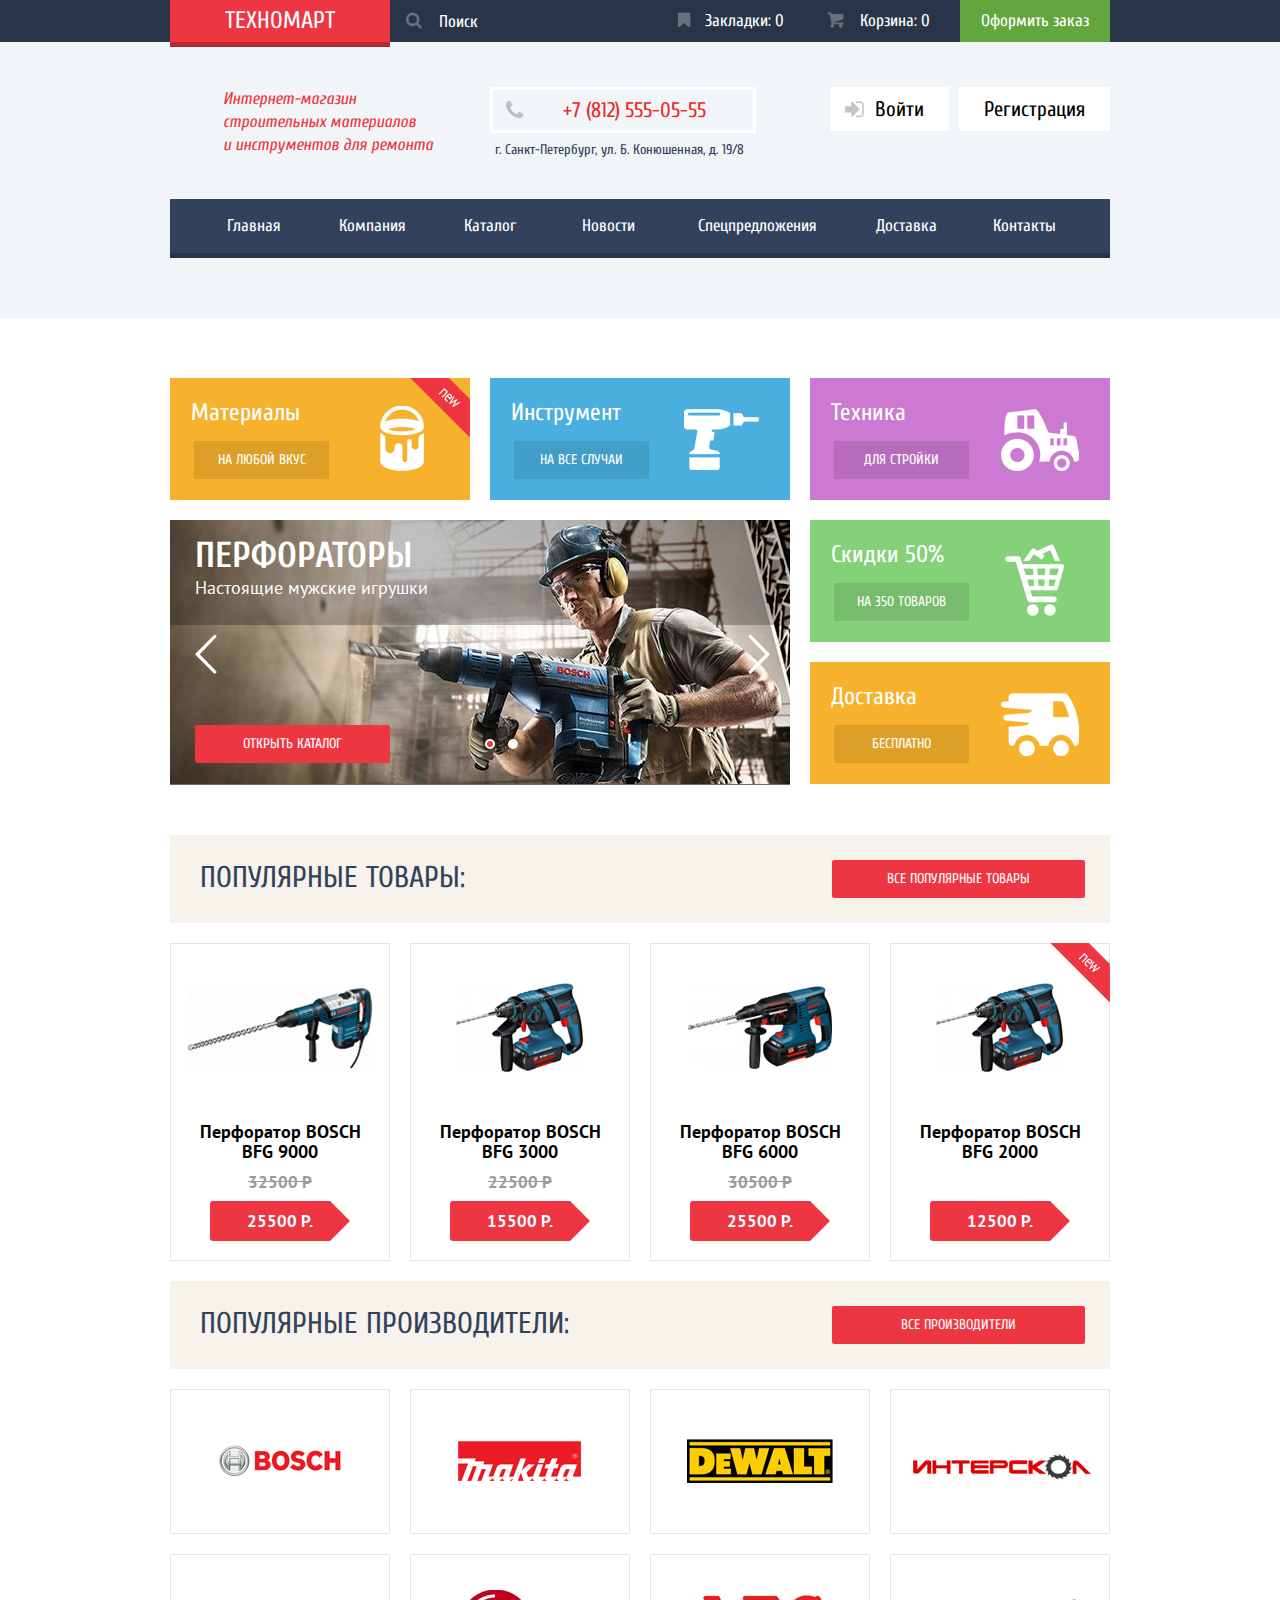
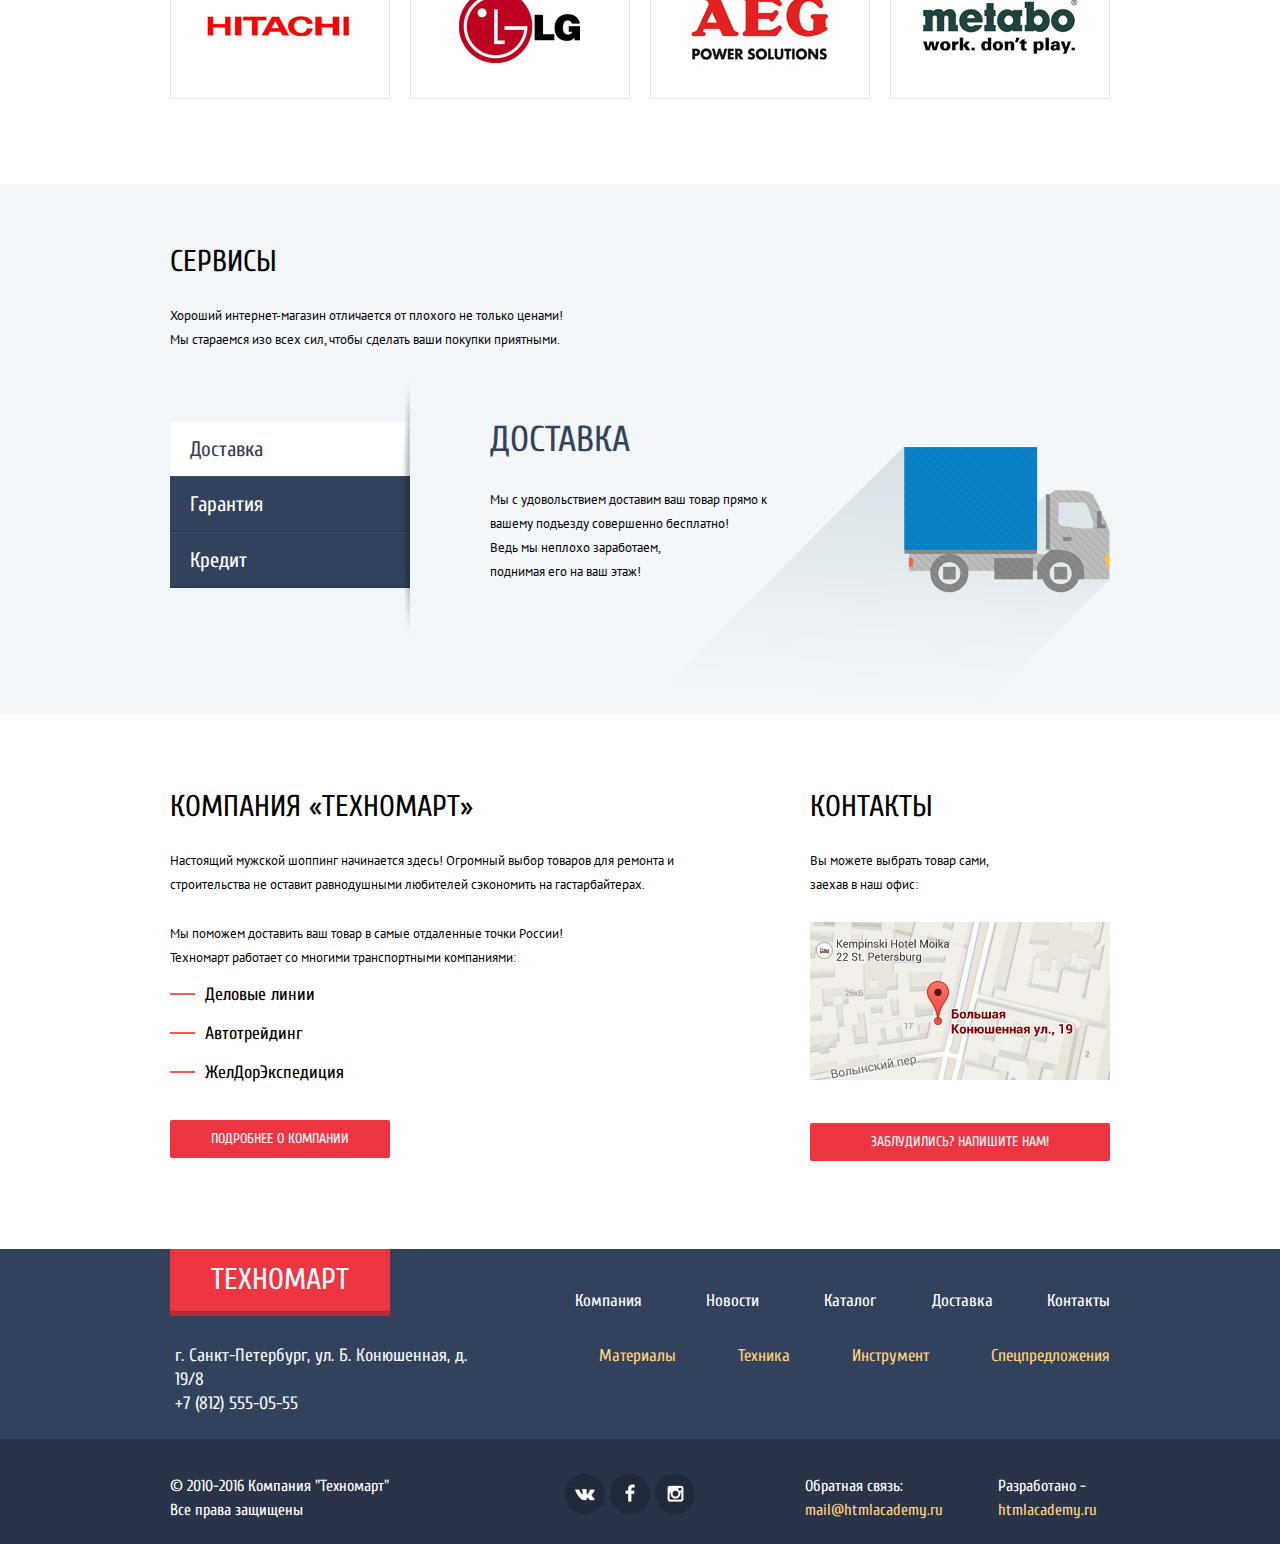
<file: index.html>
﻿<!DOCTYPE html>
<html lang="ru">
  <head>
    <meta charset="utf-8">
    <title>HTML Academy: Техномарт</title>
    <link href='https://fonts.googleapis.com/css?family=PT+Sans:400,700&subset=cyrillic' rel='stylesheet' type='text/css'>
    <link href='https://fonts.googleapis.com/css?family=Cuprum:400,700,700italic&subset=cyrillic' rel='stylesheet' type='text/css'>
    <link href="css/normalize.css" rel="stylesheet">
    <link href="css/style.min.css" rel="stylesheet">
  </head>
  <body>
    <header class="header">
      <div class="header-top">
        <div class="container clearfix">
          <div class="logo">Техномарт</div>
          <form action="https://echo.htmlacademy.ru" method="get">
            <label>
              <input type="search" name="search" id="search" placeholder="Поиск">
            </label>
            <input type="submit" value="Поиск">
          </form>
          <ul>
            <li>
              <a href="#" class="bookmarks">Закладки:
                <span class="bookmarks-counter">0</span>
              </a>
            </li>
            <li>
              <a href="#" class="cart">Корзина:
                <span class="cart-counter">0</span>
              </a>
              <div class="modal-cart-added">
                <div class="message">Товар добавлен в корзину!</div>
                <div class="message-choice clearfix">
                  <a class="btn to-buy">Оформить заказ</a>
                  <a class="btn to-choose">Продолжить покупки</a>
                </div>
                <span class="message-close">Закрыть окно</span>
              </div>
            </li>
            <li><a href="#" class="get">Оформить заказ</a></li>
          </ul>
        </div>
      </div>
      <div class="container">
        <section  class="user-interaction clearfix">
          <div class="about">Интернет-магазин строительных&nbsp;материалов и&nbsp;инструментов для ремонта</div>
          <div class="top-contacts">
            <div class="telephone">+7 (812) 555-05-55</div>
            <div class="address">г. Санкт-Петербург, ул. Б. Конюшенная, д. 19/8</div>
          </div>
          <div class="personal unauthorized">
            <a href="#" class="login">Войти</a>
            <a href="#" class="registration">Регистрация</a>
          </div>
        </section>
        <nav>
          <ul>
            <li><a href="#">Главная</a></li>
            <li><a href="#">Компания</a></li>
            <li><a href="catalog.html">Каталог</a></li>
            <li><a href="#">Новости</a></li>
            <li><a href="#" class="offers">Спецпредложения</a></li>
            <li><a href="#">Доставка</a></li>
            <li><a href="#">Контакты</a></li>
          </ul>
        </nav>
      </div>
    </header>
    <main>
      <div class="main container">
        <section class="slider-box">
          <div class="slider-box-top clearfix">
            <div class="promo materials flag">
              <div class="promo-name">Материалы</div>
              <a href="#" class="btn">На любой вкус</a>
            </div>
            <div class="promo instrument">
              <div class="promo-name">Инструмент</div>
              <a href="#" class="btn">На все случаи</a>
            </div>
            <div class="promo technics">
              <div class="promo-name">Техника</div>
              <a href="#" class="btn">Для стройки</a>
            </div>
          </div>
          <div class="slider-box-bottom clearfix">
            <div class="slider">
              <span class="prev">Предыдущий слайд</span>
              <span class="next">Следующий слайд</span>
              <input type="radio" id="indicator1" name="toggle" checked>
              <input type="radio" id="indicator2" name="toggle">
              <div class="slider-controls">
                <label for="indicator1"></label>
                <label for="indicator2"></label>
              </div>
              <a href="catalog.html" class="btn">Открыть каталог</a>
              <div class="slide first">
                <div class="slider-head">
                  <h2>Перфораторы</h2>
                  <p>Настоящие мужские игрушки</p>
                </div>
              </div>
              <div class="slide second">
                <div class="slider-head">
                  <h2>Дрели</h2>
                  <p>Соседям на радость!</p>
                </div>
              </div>
            </div>
            <div class="promo discount">
              <div class="promo-name">Скидки 50%</div>
              <a href="#" class="btn">На 350 товаров</a>
            </div>
            <div class="promo delivery">
              <div class="promo-name">Доставка</div>
              <a href="#" class="btn">Бесплатно</a>
            </div>
          </div>
         </section>
        <section class="items">
          <div class="section-head clearfix">
            <h2>Популярные товары:</h2>
            <a href="#" class="btn">Все популярные товары</a>
          </div>
          <div class="catalog">
            <article class="item">
              <div class="item-buttons">
                <a href="#" class="buy">Купить</a>
                <a href="#" class="bookmark">В закладки</a>
              </div>
              <div class="img"><img width="218" height="168" src="img/item1.jpg" alt="перфоратор"></div>
              <div class="type-model">Перфоратор BOSCH BFG 9000</div>
              <div class="item-discount">32500 P</div>
              <div class="item-price">25500 P.</div>
            </article>
            <article class="item">
              <div class="item-buttons">
                <a href="#" class="buy">Купить</a>
                <a href="#" class="bookmark">В закладки</a>
              </div>
              <div class="img"><img width="218" height="168" src="img/item2.jpg" alt="перфоратор"></div>
              <div class="type-model">Перфоратор BOSCH BFG 3000</div>
              <div class="item-discount">22500 P</div>
              <div class="item-price">15500 P.</div>
            </article>
            <article class="item">
              <div class="item-buttons">
                <a href="#" class="buy">Купить</a>
                <a href="#" class="bookmark">В закладки</a>
              </div>
              <div class="img"><img width="218" height="168" src="img/item3.jpg" alt="перфоратор"></div>
              <div class="type-model">Перфоратор BOSCH BFG 6000</div>
              <div class="item-discount">30500 P</div>
              <div class="item-price">25500 P.</div>
            </article>
            <article class="item flag">
              <div class="item-buttons">
                <a href="#" class="buy">Купить</a>
                <a href="#" class="bookmark">В закладки</a>
              </div>
              <div class="img"><img width="218" height="168" src="img/item2.jpg" alt="перфоратор"></div>
              <div class="type-model">Перфоратор BOSCH BFG 2000</div>
              <div class="item-discount"></div>
              <div class="item-price">12500 P.</div>
            </article>
          </div>
        </section>
        <section class="brands-logo">
          <div class="section-head clearfix">
            <h2>Популярные производители:</h2>
            <a href="#" class="btn">Все производители</a>
          </div>
          <div class="catalog">
            <a href="#" class="brand"><img width="218" height="143" src="img/bosch.png" alt="Bosch"></a>
            <a href="#" class="brand"><img width="218" height="143" src="img/makita.png" alt="Makita"></a>
            <a href="#" class="brand"><img width="218" height="143" src="img/dewalt.png" alt="Dewalt"></a>
            <a href="#" class="brand"><img width="218" height="143" src="img/interskol.png" alt="Интерскол"></a>
            <a href="#" class="brand"><img width="218" height="143" src="img/hitachi.png" alt="Hitachi"></a>
            <a href="#" class="brand"><img width="218" height="143" src="img/lg.png" alt="LG"></a>
            <a href="#" class="brand"><img width="218" height="143" src="img/aeg.png" alt="AEG"></a>
            <a href="#" class="brand"><img width="218" height="143" src="img/metabo.png" alt="Metabo"></a>
          </div>
        </section>
      </div>
      <section class="services">
        <div class="service-slogan container">
          <h2>Сервисы</h2>
          <p>Хороший интернет-магазин отличается от плохого не только ценами!<br>Мы стараемся изо всех сил, чтобы сделать ваши покупки приятными.</p>
        </div>
        <div class="services-slider container clearfix">
          <ul class="services-slider-buttons">
            <li><button class="btn-slider active">Доставка</button></li>
            <li><button class="btn-slider">Гарантия</button></li>
            <li><button class="btn-slider">Кредит</button></li>
          </ul>
          <div class="slider-content logistics active">
            <h3>Доставка</h3>
            <p>Мы с удовольствием доставим ваш товар прямо к вашему подъезду совершенно бесплатно! Ведь&nbsp;мы&nbsp;неплохо заработаем, поднимая&nbsp;его&nbsp;на&nbsp;ваш&nbsp;этаж!</p>
          </div>
          <div class="slider-content guarantee">
            <h3>Гарантия</h3>
            <p>Если купленный у нас товар поломается или заискрит, а&nbsp;также&nbsp;в&nbsp;случае пожара, спровоцированного его возгаранием,  вы всегда
               можете быть уверены в нашей гарантии. Мы обменяем сгоревший товар на новый.<br>
               Дом уж восстановите как-нибудь сами.</p>
          </div>
          <div class="slider-content credit">
            <h3>Кредит</h3>
            <p>Залезть в долговую яму стало проще! Кредитные&nbsp;консультанты придут вам на помощь.</p>
            <a href="#" class="btn">Отправить заявку</a>
          </div>
        </div>
      </section>
      <div class="container clearfix">
        <section class="about-company">
          <h2>Компания «Техномарт»</h2>
          <p>Настоящий мужской шоппинг начинается здесь! Огромный выбор товаров для ремонта и строительства не оставит равнодушными любителей сэкономить на гастарбайтерах.</p>
          <p>Мы поможем доставить ваш товар в самые отдаленные точки России! Техномарт&nbsp;работает&nbsp;со многими транспортными компаниями:</p>
            <ul>
              <li>Деловые линии</li>
              <li>Автотрейдинг</li>
              <li>ЖелДорЭкспедиция</li>
            </ul>
          <a href="#" class="btn">Подробнее о компании</a>
        </section>
        <section class="contacts">
          <h2>Контакты</h2>
          <p>Вы можете выбрать товар сами, заехав в наш офис:</p>
          <a href="#" class="map open-map">
            <img src="img/map.jpg"  width="300" height="158" alt="г. Санкт-Петербург, ул. Б. Конюшенная, д. 19/8">
          </a>
          <div class="big-map">
            <iframe src="https://www.google.com/maps/embed?pb=!1m18!1m12!1m3!1d1998.5989424124007!2d30.320894616187985!3d59.93879686904788!2m3!1f0!2f0!3f0!3m2!1i1024!2i768!4f13.1!3m3!1m2!1s0x4696310fca5ba729%3A0xea9c53d4493c879f!2z0JHQvtC70YzRiNCw0Y8g0JrQvtC90Y7RiNC10L3QvdCw0Y8g0YPQuy4sIDE5LCDQodCw0L3QutGCLdCf0LXRgtC10YDQsdGD0YDQsywgMTkxMTg2!5e0!3m2!1sru!2sru!4v1456000481179"></iframe>
            <span class="close-map">Закрыть окно</span>
          </div>
          <a href="#" class="btn btn-modal">Заблудились? Напишите нам!</a>
          <form class="modal-right-us" action="https://echo.htmlacademy.ru" method="post">
            <fieldset>
              <label class="enter-name">Ваше имя:<br>
                <input type="text" name="login" placeholder="Представьтесь, пожалуйста">
              </label>
              <label class="enter-email">Ваш e-mail:<br>
                <input type="email" name="email" placeholder="Для отправки ответа">
              </label>
              <label class="textarea">Текст письма:<br>
                <textarea rows="5" cols="58" name="text" placeholder="В свободной форме"></textarea>
              </label>
            </fieldset>
            <div class="send-data"><input type="submit" value="Отправить" class="btn"></div>
            <span class="modal-close">Закрыть окно</span>
          </form>
        </section>
      </div>
    </main>
    <footer class="footer">
      <div class="footer-top">
        <div class="container">
          <div class="first-line clearfix">
            <a href="#" class="logo">Техномарт</a>
            <ul class="footer-main-menu">
              <li><a href="#">Компания</a></li>
              <li><a href="#">Новости</a></li>
              <li><a href="catalog.html">Каталог</a></li>
              <li><a href="#">Доставка</a></li>
              <li><a href="#">Контакты</a></li>
            </ul>
          </div>
          <div class="second-line clearfix">
            <div class="address">
            г. Санкт-Петербург, ул. Б. Конюшенная, д. 19/8<br>
            +7 (812) 555-05-55
          </div>
            <ul class="footer-add-menu">
              <li><a href="#">Материалы</a></li>
              <li><a href="#">Техника</a></li>
              <li><a href="#">Инструмент</a></li>
              <li><a href="#">Спецпредложения</a></li>
            </ul>
          </div>
        </div>
      </div>
      <div class="footer-bottom clearfix">
        <div class="container">
          <div class="copyright">&copy; 2010-2016 Компания "Техномарт"<br>
           Все права защищены</div>
          <ul class="social">
            <li><a href="#" class="vk">Вконтакте</a></li>
            <li><a href="#" class="fb">Facebook</a></li>
            <li><a href="#" class="ig">Instagram</a></li>
          </ul>
          <div class="htmlacademy-email">Обратная связь:
            <a href="#">mail@htmlacademy.ru</a>
          </div>
          <div class="htmlacademy">Разработано -
            <a href="#">htmlacademy.ru</a>
          </div>
        </div>
      </div>
    </footer>
    <script src="js/modal.min.js"></script>
  </body>
</html>
</file>
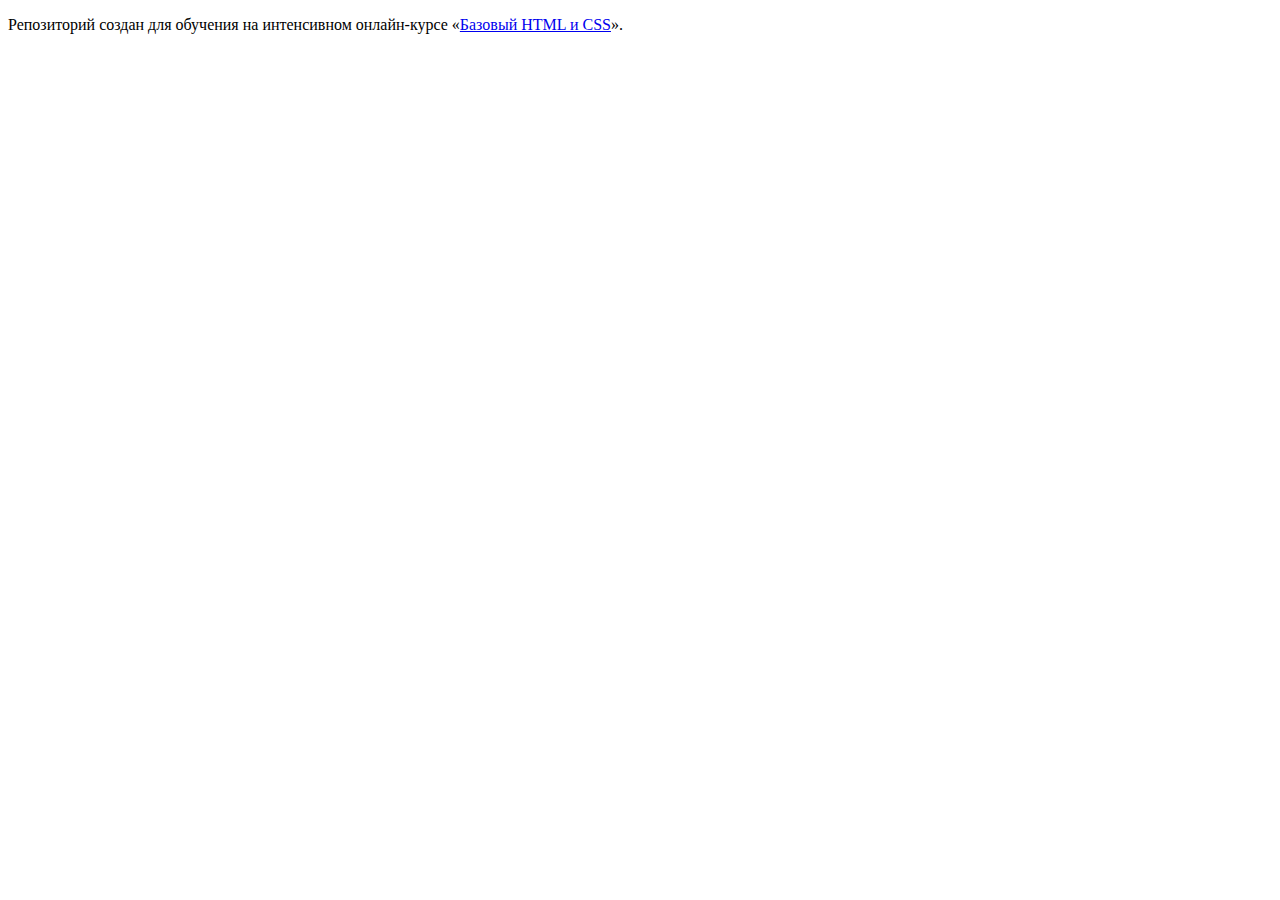
<file: master/index.html>
<!DOCTYPE html>
<html lang="ru">
  <head>
    <meta charset="utf-8">
    <title>HTML Academy: Техномарт</title>
    <base href="https://htmlacademy-htmlcss.github.io/150859-technomart/master/">
</head>
  <body>

    <p>Репозиторий создан для обучения на интенсивном онлайн‑курсе «<a href="https://htmlacademy.ru/intensive">Базовый HTML и CSS</a>».</p>

  </body>
</html>
</file>
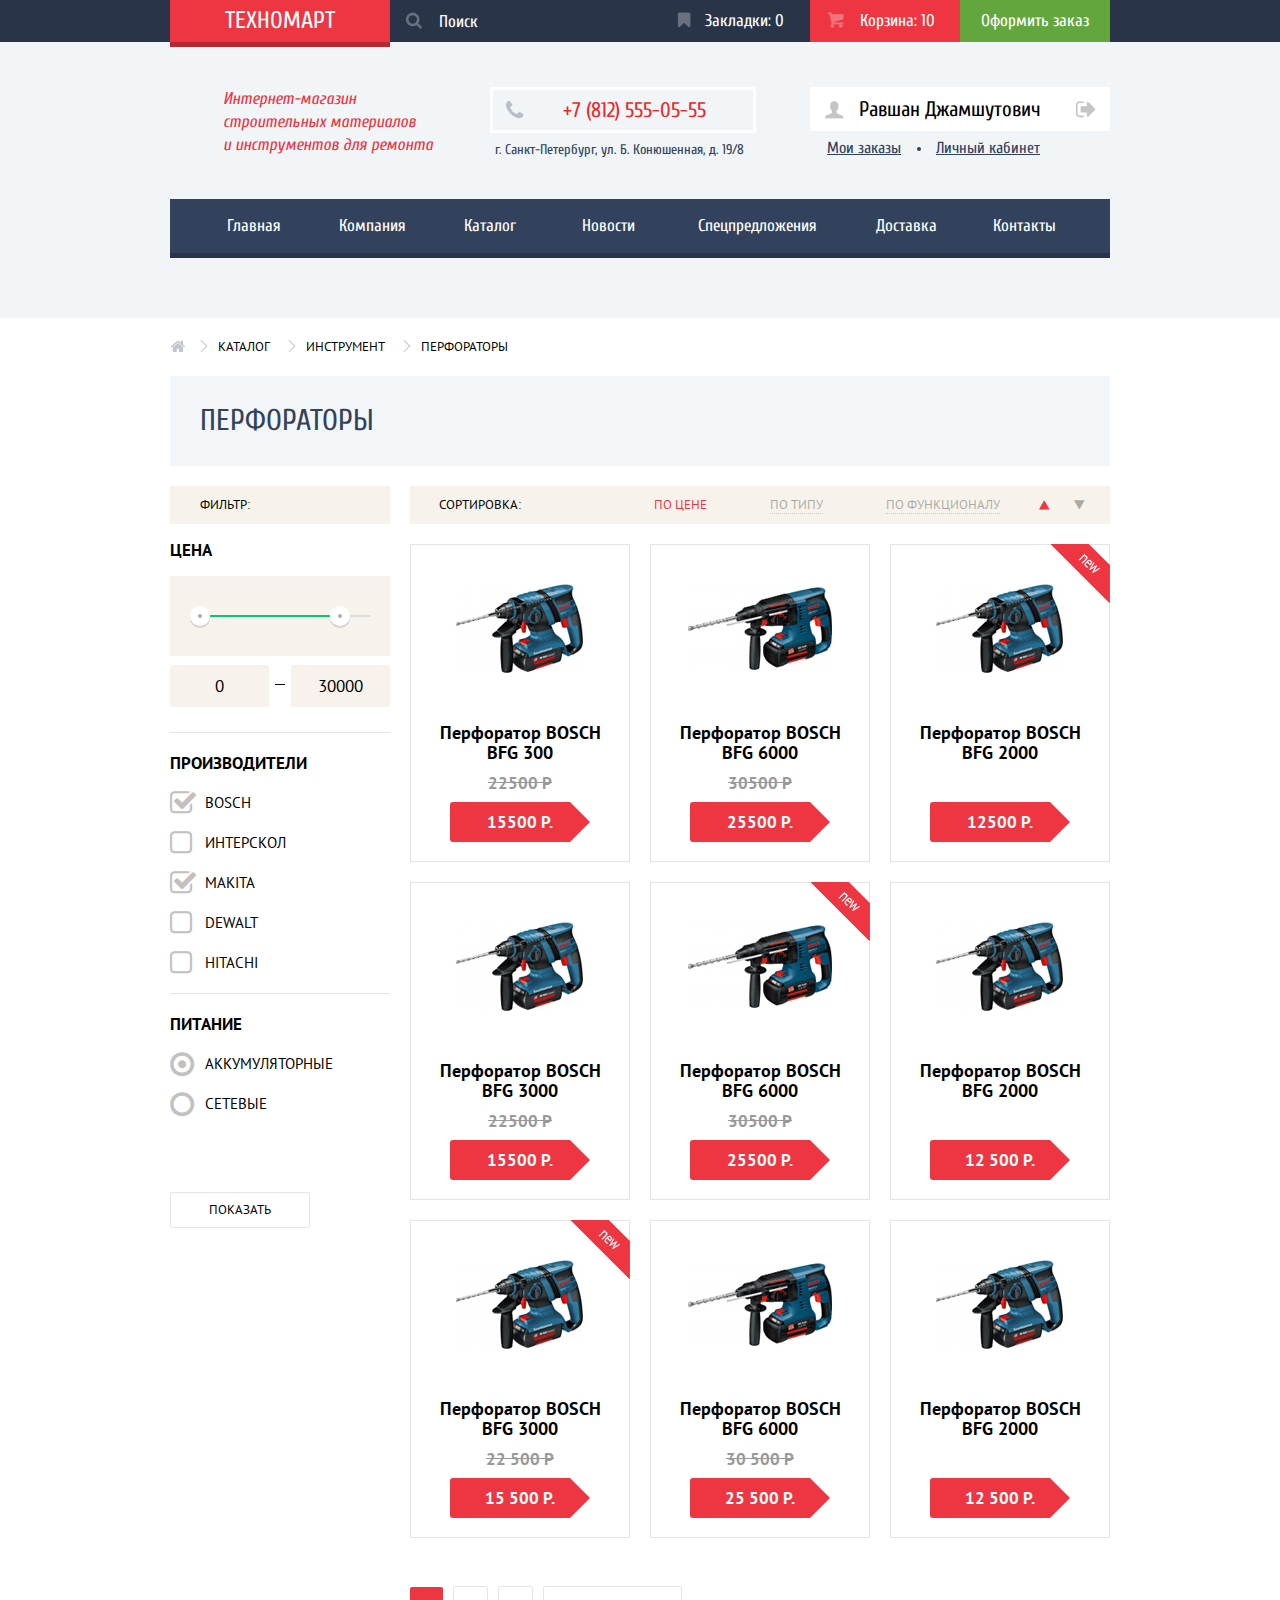
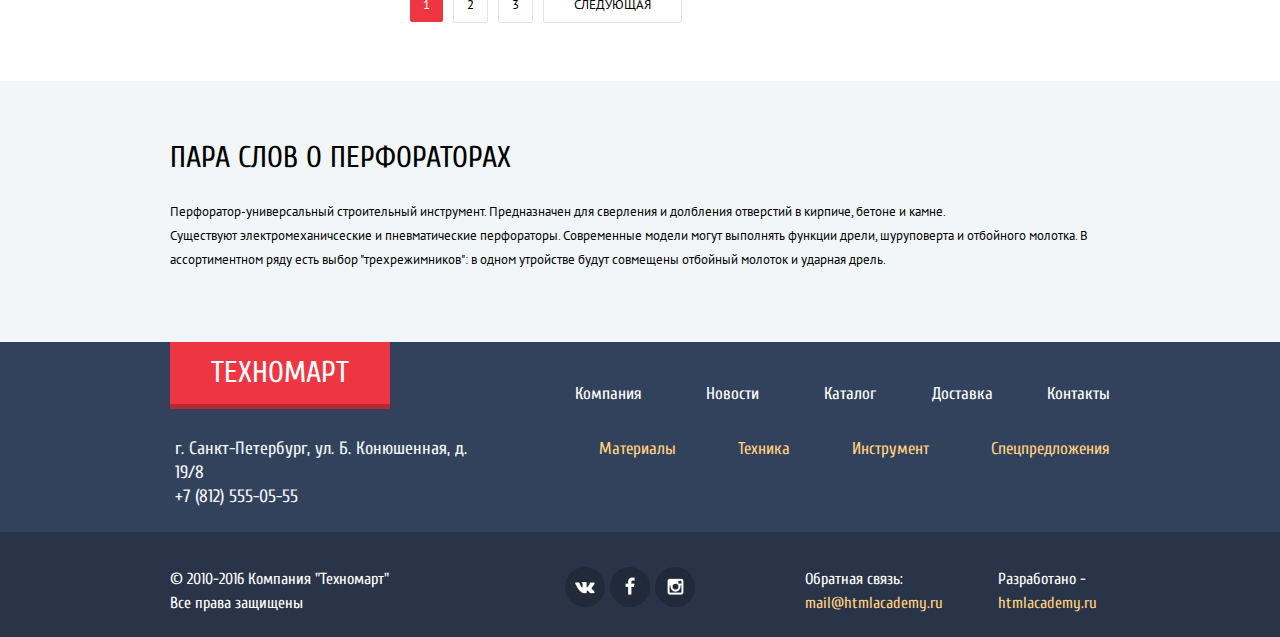
<file: catalog.html>
<!DOCTYPE html>
<html lang="ru">
  <head>
    <meta charset="utf-8">
    <title>HTML Academy: Техномарт каталог</title>
    <link href='https://fonts.googleapis.com/css?family=PT+Sans:400,700&subset=cyrillic' rel='stylesheet' type='text/css'>
    <link href='https://fonts.googleapis.com/css?family=Cuprum:400,700,700italic&subset=cyrillic' rel='stylesheet' type='text/css'>
    <link href="css/normalize.css" rel="stylesheet">
    <link href="css/style.min.css" rel="stylesheet">
  </head>
  <body>
    <header class="header">
      <div class="header-top">
        <div class="container clearfix">
          <a href="index.html" class="logo">Техномарт</a>
          <form action="https://echo.htmlacademy.ru" method="get">
            <label>
              <input type="search" name="search" id="search" placeholder="Поиск">
            </label>
            <input type="submit" value="Поиск">
          </form>
          <ul>
            <li>
              <a href="#" class="bookmarks">Закладки:
                <span class="bookmarks-counter">0</span>
              </a>
            </li>
            <li>
              <a href="#" class="cart full">Корзина:
                <span class="cart-counter">10</span>
              </a>
              <div class="modal-cart-added">
                <div class="message">Товар добавлен в корзину!</div>
                <div class="message-choice clearfix">
                  <a class="btn to-buy">Оформить заказ</a>
                  <a class="btn to-choose">Продолжить покупки</a>
                </div>
                <span class="message-close">Закрыть окно</span>
              </div>
            </li>
            <li><a href="#" class="get">Оформить заказ</a></li>
          </ul>
        </div>
      </div>
      <div class="container">
        <section  class="user-interaction clearfix">
          <div class="about">Интернет-магазин строительных&nbsp;материалов и&nbsp;инструментов для ремонта</div>
          <div class="top-contacts">
            <div class="telephone">+7 (812) 555-05-55</div>
            <div class="address">г. Санкт-Петербург, ул. Б. Конюшенная, д. 19/8</div>
          </div>
          <div class="personal authorized">
            <a href="#" class="user">Равшан Джамшутович</a>
            <a href="#" class="logout">Выход</a>
            <div class="authorized-navigation">
              <a href="#" class="orders">Мои заказы</a>
              <a href="#" class="account">Личный кабинет</a>
            </div>
          </div>
        </section>
        <nav>
          <ul>
            <li><a href="index.html">Главная</a></li>
            <li><a href="#">Компания</a></li>
            <li><a href="#">Каталог</a></li>
            <li><a href="#">Новости</a></li>
            <li><a href="#" class="offers">Спецпредложения</a></li>
            <li><a href="#">Доставка</a></li>
            <li><a href="#">Контакты</a></li>
          </ul>
        </nav>
      </div>
    </header>
    <main>
      <div class="container clearfix">
        <ul class="breadcrumbs">
          <li><a href="index.html" class="home">Главная</a></li>
          <li><a href="#">Каталог</a></li>
          <li><a href="#">Инструмент</a></li>
          <li><a href="#">Перфораторы</a></li>
        </ul>
        <div class="catalog-head">
          <h1>Перфораторы</h1>
        </div>
        <section class="filter">
          <div class="section-head">Фильтр:</div>
            <form  action="https://echo.htmlacademy.ru" method="post">
              <fieldset class="price">
                <legend>Цена</legend>
                <div class="line-range">
                  <div class="line">
                    <div class="line-inside"></div>
                  </div>
                  <div class="circle-min"></div>
                  <div class="circle-max"></div>
                </div>
                <div class="numeric-range clearfix">
                  <input type="text" class="numeric-range-minimum" value="0">
                  <span class="dash"></span>
                  <input type="text" class="numeric-range-maximum" value="30000">
                </div>
              </fieldset>
              <fieldset class="brands">
                <legend>Производители</legend>
                <input type="checkbox" name="bosch" id="Bosch" checked>
                <label for="Bosch">Bosch</label>
                <input type="checkbox" name="interskol" id="interskol">
                <label for="interskol">Интерскол</label>
                <input type="checkbox" name="makita" id="Makita" checked>
                <label for="Makita">Makita</label>
                <input type="checkbox" name="dewalt" id="Dewalt">
                <label for="Dewalt">Dewalt</label>
                <input type="checkbox" name="hitachi" id="hitachi">
                <label for="hitachi">Hitachi</label>
              </fieldset>
              <fieldset class="power">
                <legend>Питание</legend>
                <input type="radio" name="power" value="cordless" id="cordless" checked>
                <label for="cordless">Аккумуляторные</label>
                <input type="radio" name="power" value="wired" id="wired">
                <label for="wired">Сетевые</label>
              </fieldset>
            <button type="submit">Показать</button>
          </form>
        </section>
        <section class="main-catalog">
          <div class="section-head">Сортировка:
            <ul class="sort">
              <li><a href="#"  class="active">По цене</a></li>
              <li><a href="#">По типу</a></li>
              <li><a href="#">По функционалу</a></li>
              <li><a href="#" class="icon-up-dir active"></a></li>
              <li><a href="#" class="icon-down-dir"></a></li>
            </ul>
          </div>
          <div class="catalog">
            <article class="item">
              <div class="item-buttons">
                <a href="#" class="buy">Купить</a>
                <a href="#" class="bookmark">В закладки</a>
              </div>
              <div class="img"><img width="218" height="168" src="img/item2.jpg" alt="перфоратор"></div>
              <div class="type-model">Перфоратор BOSCH BFG 300</div>
              <div class="item-discount">22500 P</div>
              <div class="item-price">15500 P.</div>
            </article>
            <article class="item">
              <div class="item-buttons">
                <a href="#" class="buy">Купить</a>
                <a href="#" class="bookmark">В закладки</a>
              </div>
              <div class="img"><img width="218" height="168" src="img/item3.jpg" alt="перфоратор"></div>
              <div class="type-model">Перфоратор BOSCH BFG 6000</div>
              <div class="item-discount">30500 P</div>
              <div class="item-price">25500 P.</div>
            </article>
            <article class="item flag">
              <div class="item-buttons">
                <a href="#" class="buy">Купить</a>
                <a href="#" class="bookmark">В закладки</a>
              </div>
              <div class="img"><img width="218" height="168" src="img/item2.jpg" alt="перфоратор"></div>
              <div class="type-model">Перфоратор BOSCH BFG 2000</div>
              <div class="item-discount"></div>
              <div class="item-price">12500 P.</div>
            </article>
            <article class="item">
              <div class="item-buttons">
                <a href="#" class="buy">Купить</a>
                <a href="#" class="bookmark">В закладки</a>
              </div>
              <div class="img"><img width="218" height="168" src="img/item2.jpg" alt="перфоратор"></div>
              <div class="type-model">Перфоратор BOSCH BFG 3000</div>
              <div class="item-discount">22500 P</div>
              <div class="item-price">15500 P.</div>
            </article>
            <article class="item flag">
              <div class="item-buttons">
                <a href="#" class="buy">Купить</a>
                <a href="#" class="bookmark">В закладки</a>
              </div>
              <div class="img"><img width="218" height="168" src="img/item3.jpg" alt="перфоратор"></div>
              <div class="type-model">Перфоратор BOSCH BFG 6000</div>
              <div class="item-discount">30500 P</div>
              <div class="item-price">25500 P.</div>
            </article>
            <article class="item">
              <div class="item-buttons">
                <a href="#" class="buy">Купить</a>
                <a href="#" class="bookmark">В закладки</a>
              </div>
              <div class="img"><img width="218" height="168" src="img/item2.jpg" alt="перфоратор"></div>
              <div class="type-model">Перфоратор BOSCH BFG 2000</div>
              <div class="item-discount"></div>
              <div class="item-price">12 500 P.</div>
            </article>
            <article class="item flag">
              <div class="item-buttons">
                <a href="#" class="buy">Купить</a>
                <a href="#" class="bookmark">В закладки</a>
              </div>
              <div class="img"><img width="218" height="168" src="img/item2.jpg" alt="перфоратор"></div>
              <div class="type-model">Перфоратор BOSCH BFG 3000</div>
              <div class="item-discount">22 500 P</div>
              <div class="item-price">15 500 P.</div>
            </article>
            <article class="item">
              <div class="item-buttons">
                <a href="#" class="buy">Купить</a>
                <a href="#" class="bookmark">В закладки</a>
              </div>
              <div class="img"><img width="218" height="168" src="img/item3.jpg" alt="перфоратор"></div>
              <div class="type-model">Перфоратор BOSCH BFG 6000</div>
              <div class="item-discount">30 500 P</div>
              <div class="item-price">25 500 P.</div>
            </article>
            <article class="item">
              <div class="item-buttons">
                <a href="#" class="buy">Купить</a>
                <a href="#" class="bookmark">В закладки</a>
              </div>
              <div class="img"><img width="218" height="168" src="img/item2.jpg" alt="перфоратор"></div>
              <div class="type-model">Перфоратор BOSCH BFG 2000</div>
              <div class="item-discount"></div>
              <div class="item-price">12 500 P.</div>
            </article>
          </div>
          <ul class="pages">
            <li><a href="#" class="btn-catalog active">1</a></li>
            <li><a href="#" class="btn-catalog">2</a></li>
            <li><a href="#" class="btn-catalog">3</a></li>
            <li><a href="#" class="btn-catalog">Следующая</a></li>
          </ul>
        </section>
      </div>
      <div class="few-words">
        <div class="container">
          <b>Пара слов о перфораторах</b>
           <p>Перфоратор-универсальный строительный инструмент. Предназначен для сверления и долбления отверстий в кирпиче, бетоне и камне. Существуют&nbsp;электромеханичсеские и пневматические перфораторы. Современные модели могут выполнять функции дрели, шуруповерта и отбойного молотка. В ассортиментном ряду есть выбор "трехрежимников": в одном утройстве будут совмещены отбойный молоток и ударная дрель.</p>
        </div>
      </div>
    </main>
    <footer class="footer">
      <div class="footer-top">
        <div class="container">
          <div class="first-line clearfix">
            <a href="index.html" class="logo">Техномарт</a>
            <ul class="footer-main-menu">
              <li><a href="index.html">Компания</a></li>
              <li><a href="#">Новости</a></li>
              <li><a href="#">Каталог</a></li>
              <li><a href="#">Доставка</a></li>
              <li><a href="#">Контакты</a></li>
            </ul>
          </div>
          <div class="second-line clearfix">
            <div class="address">
            г. Санкт-Петербург, ул. Б. Конюшенная, д. 19/8<br>
            +7 (812) 555-05-55
          </div>
            <ul class="footer-add-menu">
              <li><a href="#">Материалы</a></li>
              <li><a href="#">Техника</a></li>
              <li><a href="#">Инструмент</a></li>
              <li><a href="#">Спецпредложения</a></li>
            </ul>
          </div>
        </div>
      </div>
      <div class="footer-bottom clearfix">
        <div class="container">
          <div class="copyright">&copy; 2010-2016 Компания "Техномарт"<br>
           Все права защищены</div>
          <ul class="social">
            <li><a href="#" class="vk">Вконтакте</a></li>
            <li><a href="#" class="fb">Facebook</a></li>
            <li><a href="#" class="ig">Instagram</a></li>
          </ul>
          <div class="htmlacademy-email">Обратная связь:
            <a href="#">mail@htmlacademy.ru</a>
          </div>
          <div class="htmlacademy">Разработано -
            <a href="#">htmlacademy.ru</a>
          </div>
        </div>
      </div>
    </footer>
    <script src="js/modal.min.js"></script>
  </body>
</html>
</file>
<file: css/style.min.css>
body{min-width:960px;font-family:"Cuprum","Arial",sans-serif;font-size:13px;line-height:24px;color:#000;background-color:#fff}@font-face{font-weight:400;font-style:normal;font-family:"symbols-technomart";src:url("../fonts/symbols-technomart.woff") format("woff"),url("../fonts/symbols-technomart.woff2") format("woff2")}[class*=" icon-"]::before,[class^=icon-]::before{display:inline-block;width:1em;margin-right:.2em;margin-left:.2em;font-weight:400;line-height:1em;font-family:"symbols-technomart";text-align:center;text-transform:none;text-decoration:inherit;font-style:normal;font-variant:normal;speak:none}.icon-left::before{content:"\3c"}.icon-right::before{content:"\3e"}.icon-up-dir::before{content:"\25b2"}.icon-down-dir::before{content:"\25bc"}.icon-circle::before{content:"\25cb"}.icon-circle-dot::before{content:"\25cf"}h1,h3{color:#32425c}h1{font-weight:400;text-transform:uppercase;font-size:30px;line-height:30px}h2,h3{font-size:30px;font-weight:400;line-height:normal;text-transform:uppercase}h3{margin:0;font-size:36px;line-height:36px}.clearfix::after{content:"";display:table;clear:both}p{font-family:"PT Sans","Arial",sans-serif}a{text-decoration:none;color:#fff;cursor:pointer}img{max-width:100%;height:auto}button,input,textarea{outline:none}.container{width:940px;padding-left:10px;padding-right:10px;margin-left:auto;margin-right:auto}.logo{float:left;width:220px;padding-top:9px;padding-bottom:9px;font-size:24px;text-transform:uppercase;text-align:center;background-color:#ee3643;box-shadow:0 5px 0 0 #b52933}.logo:hover{background-color:#ca2c37}.logo:active{background-color:#ba2732}ul{list-stile:none}li{display:inline-block;vertical-align:top}.btn{display:block;padding-top:10px;padding-bottom:10px;text-transform:uppercase;font-size:14px;line-height:18px;text-align:center;background-color:#ee3643;border-radius:2px}.btn:hover{background-color:#ca2c37}.btn:active{background-color:#ba2732}.header{padding-bottom:60px;color:#fff;background-color:#f1f5f7}.header-top{margin-bottom:45px;min-height:42px;background-color:#293449}.header-top form{position:relative;float:left;padding:0;max-width:270px;font-size:17px}.header-top input[type=search]{background:url("../img/spritesheet -search.png") no-repeat;background-position:-5px -109px}.header-top input[type=submit]{display:none}.header-top label{padding:0}input[type=search]{width:270px;min-height:42px;margin-left:0;padding-left:49px;color:#fff;background-color:#293449;border:none}input[type=search]:hover{background-color:#212a3a;background-position:-5px -5px}input[type=search]:focus{background-color:#fff;color:#000;background-position:-5px -57px}input[type=search]::-webkit-input-placeholder{color:#fff}input[type=search]::-moz-placeholder{color:#fff}input[type=search]:-ms-input-placeholder{color:#fff}input[type=search]::placeholder{color:#fff}.header-top ul{float:right;padding-left:0;max-width:450px;font-size:0}.header-top ul a{display:inline-block;vertical-align:top;padding-top:9px;padding-bottom:9px;font-size:17px}.bookmarks{position:relative;width:105px;padding-left:45px}.bookmarks::before{content:"";position:absolute;display:block;top:12px;left:17px;width:14px;height:16px;background:url("../img/spritesheet.png") no-repeat;background-position:-5px -31px;opacity:.3}.bookmarks:hover{background-color:#212a3a}.bookmarks:hover::before{opacity:1}.bookmarks:active{background-color:#161d29}.bookmarks:active::before{opacity:.5}.cart{position:relative;width:100px;padding-left:50px}.cart::before{content:"";position:absolute;display:block;top:12px;left:17px;width:17px;height:16px;background:url("../img/spritesheet.png") no-repeat;background-position:-5px -5px;opacity:.3}.cart:hover{background-color:#212a3a}.cart:hover::before{opacity:1}.cart:active{background-color:#161d29}.cart:active::before{opacity:.5}.full{background-color:#ee3643}.get{width:150px;padding-left:0;text-align:center;background-color:#63a63e}.get:hover{background-color:#5fbb2d}.get:active{background-color:#518534;color:rgba(255,255,255,.51)}.about,.top-contacts{float:left;min-height:112px}.about{padding-left:53px;font-size:17px;font-style:italic;line-height:23px;color:#ee3643;width:267px}.top-contacts{width:320px}.telephone{position:relative;width:190px;padding-top:8px;padding-bottom:8px;padding-left:70px;font-size:21px;color:#e9292a;border:3px solid #fff}.telephone::before{content:"";position:absolute;display:block;top:10px;left:12px;width:19px;height:19px;background:url("../img/spritesheet.png") no-repeat;background-position:-5px -220px}.address{padding:5px;font-size:14px;color:#32425c}.personal{float:right;width:300px;min-height:112px;font-size:0;text-align:right}.personal>a{display:inline-block;vertical-align:top;padding-top:10px;padding-bottom:10px;margin-bottom:5px;font-size:21px;color:#000;background-color:#fff}.login{position:relative;padding-left:45px;padding-right:25px;margin-right:10px}.login::before{content:"";position:absolute;display:block;top:14px;left:14px;width:20px;height:17px;background:url("../img/spritesheet.png") no-repeat;background-position:-5px -112px}.login:hover,.registration:hover{color:#ee3643}.login:hover::before{background-position:-5px -139px}.login:active,.registration:active{color:rgba(0,0,0,.3)}.login:active::before{background-position:-5px -112px}.registration{padding-left:25px;padding-right:25px}.user{position:relative;width:186px;padding-left:45px;padding-right:20px}.user::before{content:"";position:absolute;display:block;top:14px;left:14px;width:20px;height:18px;background:url("../img/spritesheet.png") no-repeat;background-position:-5px -303px}.user:hover::before{background-position:-5px -331px}.user:active::before{background-position:-5px -303px}a.logout{position:relative;width:49px;height:24px;font-size:0}.logout::before{content:"";position:absolute;display:block;top:14px;left:14px;width:21px;height:17px;background:url("../img/spritesheet.png") no-repeat;background-position:-5px -166px}.logout:hover::before{background-position:-5px -193px}.logout:active::before{background-position:-5px -166px}.authorized-navigation{padding-right:50px}.authorized-navigation a{position:relative;display:inline;padding-right:20px;margin-left:15px;font-size:16px;color:#32425c;text-decoration:underline}.authorized-navigation a:first-child::after{position:absolute;content:"";display:block;height:4px;width:4px;top:8px;right:0;border-radius:50%;background-color:#32425c}.authorized-navigation a:hover{color:#ee3643}.authorized-navigation a:active{color:rgba(50,66,92,.3)}nav ul{padding-left:25px;font-size:0;border-bottom:5px solid #293449;background-color:#32425c}nav a{display:inline-block;vertical-align:top;width:118px;text-align:center;padding-top:15px;padding-bottom:15px;font-size:17px}.offers{width:180px}nav a:hover{background-color:#293449}nav a:active{background-color:#1d2739;color:rgba(255,255,255,.5)}.section-head{background-color:#f7f3ec}.main .section-head{padding-right:25px;padding-top:25px;padding-bottom:25px}.section-head h2{float:left;width:370px;margin:0;padding-left:30px;color:#32425c}.section-head .btn{float:right;width:253px;text-align:center}.slider-box{margin-bottom:50px;margin-top:60px}.promo{position:relative;float:left;width:298px;margin-bottom:20px;color:#fff}.promo::after{content:"";position:absolute;display:block;background:url("../img/spritesheet-promo.png") no-repeat}.slider-box-top .promo{margin-right:20px}.slider-box-top .promo:last-child{margin-right:0}.slider-box-bottom .promo:last-child{margin-bottom:0}.promo-name{padding:22px 140px 16px 20px;font-size:24px}.promo .btn{width:135px;margin-left:23px;margin-bottom:20px;background-color:rgba(0,0,0,.1)}.promo .btn:hover{background-color:rgba(0,0,0,.2)}.promo .btn:active{background-color:rgba(0,0,0,.3)}.slider-box .delivery{margin-bottom:20px}.slide,.slider{margin-top:0;width:620px}.slider{position:relative;float:left;min-height:265px;margin-right:20px;background-color:#76685a}.slider h2{padding-left:25px;padding-top:15px;margin:0;font-size:36px;font-weight:700;color:#fff}.slider p{padding-left:25px;margin:0;font-family:"PT Sans","Arial",sans-serif;font-size:18px;color:#fff}.slide{height:264px;background-repeat:no-repeat;background-position:0 0}.first{background-image:url("../img/bg-slider-perforator.jpg")}.second{background-image:url("../img/bg-slider-drill.jpg")}.slider .btn{position:absolute;bottom:22px;left:25px;width:195px}.slider span.next,.slider span.prev{position:absolute;bottom:111px;width:22px;height:40px;font-size:0;background-image:url("../img/spritesheet-different.png");background-repeat:no-repeat}.slider span.prev{left:25px;background-position:-5px -27px}.slider span.next{right:20px;background-position:-5px -77px}.slide,.slider input[type=radio]{display:none}.slider-controls{position:absolute;bottom:22px;left:50%}.slider-controls label{display:inline-block;width:6px;height:6px;margin:0 5px;vertical-align:top;background-color:#fff;border:2px solid #fff;border-radius:50%;cursor:pointer}#indicator1:checked~.slide.first,#indicator2:checked~.slide.second{display:block}#indicator1:checked~.slider-controls label[for=indicator1],#indicator2:checked~.slider-controls label[for=indicator2]{background:#ee3643}.materials{background-color:#f6b22d;border:1px solid #f6b22d}.materials::after{top:27px;right:45px;width:44px;height:65px;background-position:-5px -231px}.instrument{background-color:#4aafde;border:1px solid #4aafde}.instrument::after{top:30px;right:30px;width:75px;height:61px;background-position:-5px -160px}.technics{background-color:#cc79d1;border:1px solid #cc79d1}.technics::after{top:30px;right:30px;width:78px;height:62px;background-position:-5px -306px}.discount{background-color:#85d179;border:1px solid #85d179}.discount::after{top:23px;right:45px;width:59px;height:72px;background-position:-5px -78px}.delivery{background-color:#f6b22d;border:1px solid #f6b22d}.delivery::after{top:30px;right:30px;width:78px;height:63px;background-position:-5px -5px}.second{display:none}.second.active{display:block}.items{width:940px}.item{display:inline-block;vertical-align:top;width:218px;margin-left:20px;margin-bottom:20px;position:relative;font-size:17px;font-family:"PT Sans","Arial",sans-serif;font-weight:700;line-height:20px;text-align:center;border:1px solid #e5e5e5}.item .img{width:218px;height:168px;padding-bottom:0;overflow:hidden}.type-model{margin-top:10px;margin-bottom:10px;padding:0 25px;font-size:18px}.item-discount{min-height:20px;margin-bottom:9px;text-decoration:line-through;color:#999}.item-price{position:relative;width:80px;margin:0 auto 19px;padding:10px 30px;color:#fff;background:#ee3643;border-radius:3px}.item-price::after{position:absolute;content:"";top:0;right:-20px;width:0;height:0;border:20px solid #fff;border-left-color:#ee3643}.flag::before{position:absolute;content:"";top:-1px;right:-1px;z-index:10;width:60px;height:60px;background:url("../img/new-flag.png") no-repeat 0 0}.item-buttons{display:none;position:absolute;top:0;left:0;width:218px;height:88px;padding:40px 0;background-color:#fff}.item-buttons .buy{width:135px;padding-top:10px;padding-bottom:10px;color:#fff}.item-buttons .bookmark,.item-buttons .buy{display:block;margin:0 auto 7px;font-family:"Cuprum","Arial",sans-serif;font-size:14px;text-decoration:none;text-transform:uppercase;border-radius:3px;background-color:#63a63e}.item-buttons .buy{box-shadow:inset 0 -3px 0 #367315}.item-buttons .buy:hover{background-color:#5fbb2d}.item-buttons .buy:active{background-color:#518534;box-shadow:none}.item-buttons .bookmark{width:129px;padding:7px 0;color:#63a63e;border:3px solid #63a63e;background-color:#fff}.item-buttons .bookmark:hover{color:#32425c;border-color:#32425c}.item-buttons .bookmark:active{opacity:.3;border-color:#c1c6ce}.item:hover .item-buttons{display:block}.item:active,.item:hover{border:1px solid transparent;box-shadow:0 10px 28px 0 #a9adb5}.item:active{box-shadow:0 5px 11px 0 #a9adb5}.item:last-child{margin-right:0}.brand,.item a{text-align:center}.item a{font-family:"PT Sans","Arial",sans-serif;font-weight:700;font-size:18px;line-height:20px;color:#000}.brands-logo{width:940px;margin-bottom:65px}.brand{display:inline-block;vertical-align:top;width:218px;height:143px;margin-left:20px;margin-bottom:20px;padding-bottom:0;overflow:hidden;border:1px solid #e5e5e5}.brand:active,.brand:hover{border:1px solid transparent;box-shadow:0 10px 28px 0 #a9adb5}.brand:active{box-shadow:0 5px 11px 0 #a9adb5;opacity:.3}.brand:nth-child(4n){margin-right:0}.services{margin-bottom:75px;background-color:#f2f6f8}.services h2{padding-top:60px}.service-slogan>p{margin-bottom:0}.services-slider ul{position:relative;float:left;width:240px;padding:70px 60px 100px 0;margin:0}.services-slider ul::after{position:absolute;content:"";width:10px;height:272px;top:20px;left:230px;background-image:url("../img/shadow.png");background-repeat:no-repeat;background-position:0 0}.services-slider button{width:240px;padding-left:20px;padding-top:15px;padding-bottom:15px;font-size:21px;color:#fff;text-align:left;background-color:#32425c;border:none;border-top:1px solid #405069;border-bottom:1px solid #293449}.services-slider button:hover{background-color:#293449}.services-slider button.active{color:#32425c;background-color:#fff;border:none}.slider-content{float:right;width:620px;min-height:185px;padding-top:70px;padding-bottom:100px;background-repeat:no-repeat;background-color:#f2f6f8;border:none}.slider-content p{margin-top:30px;margin-bottom:30px}.logistics{display:none;width:300px;padding-right:320px}.services .logistics p{position:relative}.logistics p::after{position:absolute;display:block;content:"";width:468px;height:261px;right:-320px;bottom:-124px;background-image:url("../img/service-car.png");background-repeat:no-repeat;background-position:0 0}.guarantee{display:none;width:380px;padding-right:240px}.services .guarantee p{position:relative}.guarantee p::after{position:absolute;display:block;content:"";width:468px;height:261px;right:-330px;bottom:-100px;background-image:url("../img/service-guarantee.png");background-repeat:no-repeat;background-position:0 0}.credit{display:none;width:300px;padding-right:320px}.services .credit p{position:relative}.credit p::after{position:absolute;display:block;content:"";width:465px;height:285px;right:-335px;bottom:-170px;background-image:url("../img/service-credit.png");background-repeat:no-repeat;background-position:0 0}.credit .btn{width:195px}.slider-content.active{display:block}.breadcrumbs{padding-left:0;margin-top:17px;margin-bottom:17px}.breadcrumbs a{position:relative;padding-left:15px;padding-right:18px;font-family:"PT Sans","Arial",sans-serif;text-transform:uppercase;color:#000}.breadcrumbs .home{display:block;padding:0;height:20px;min-width:30px;font-size:0;background-image:url("../img/spritesheet-different.png");background-repeat:no-repeat;background-position:-5px 0}.breadcrumbs a::before{position:absolute;display:block;content:"";width:8px;height:12px;left:-3px;bottom:3px;background-image:url("../img/spritesheet-different.png");background-repeat:no-repeat;background-position:-5px -127px}.breadcrumbs .home::before{display:none}.catalog-head{padding-left:30px;padding-top:10px;padding-bottom:10px;margin-bottom:20px;background-color:#f2f6f8}.filter{float:left;width:200px;margin:0;font-family:"PT Sans","Arial",sans-serif;text-transform:uppercase}.filter .section-head{width:190px;padding-left:30px;margin-bottom:0;padding-top:7px;padding-bottom:7px;color:#000}.filter legend{font-weight:700;font-size:17px}.price legend{padding-bottom:14px;padding-top:14px}.brands legend,.power legend{padding-bottom:18px;padding-top:18px}fieldset{width:220px;margin:0;padding:0;border-top:none;border-left:none;border-right:none;border-bottom:solid 1px #e5e5e5}fieldset.power{padding-bottom:58px;border-bottom:none}.numeric-range{position:relative;padding-bottom:25px}.numeric-range input[type=text]{width:95px;padding-top:10px;padding-bottom:10px;text-align:center;font-size:17px;font-family:"PT Sans","Arial",sans-serif;background-color:#f7f3ec;border:none;border-radius:2px}.numeric-range-minimum{float:left}.dash{position:absolute;display:block;content:"";width:10px;height:1px;top:19px;left:105px;background-color:#000}.numeric-range-maximum{float:right}.line-range{position:relative;width:220px;height:41px;margin-bottom:9px;padding-top:39px;background-color:#f7f3ec}.line{width:180px;height:2px;margin-left:20px;background-color:#d7dcde}.line-inside{position:absolute;content:"";width:120px;height:2px;top:39px;left:40px;background-color:#00ca74}.circle-max,.circle-min{position:absolute;content:"";width:4px;height:4px;background-color:#ababab;border:8px solid #fff;border-radius:50%;box-shadow:0 2px 1px 0 #d4d1cb}.circle-min{top:30px;left:20px}.circle-max{top:30px;right:40px}input[type=checkbox],input[type=radio]{display:none}input[type=checkbox]+label,input[type=radio]+label{display:block;position:relative;margin-bottom:20px;padding-left:35px;font-size:15px;line-height:20px;cursor:pointer}input[type=checkbox]+label::before{content:"\2610";position:absolute;top:0;left:0;width:27px;height:22px;font-size:28px;color:#c1c1c1;font-family:"symbols-technomart"}input[type=checkbox]:checked+label::before{content:"\2611"}input[type=checkbox]:hover+label:hover::before{color:#b5b5b5}input[type=checkbox]:active+label:active::before{color:#e9e9e9}input[type=radio]+label::before{content:"\25cb";position:absolute;top:0;left:0;width:27px;height:22px;font-size:28px;color:#c1c1c1;font-family:"symbols-technomart"}input[type=radio]:checked+label::before{content:"\25cf"}input[type=radio]:hover+label:hover::before{color:#b5b5b5}input[type=radio]:active+label:active::before{color:#e9e9e9}.filter button[type=submit]{width:140px;padding-top:5px;padding-bottom:5px;font-size:13px;font-family:"PT Sans","Arial",sans-serif;text-transform:uppercase;text-align:center;color:#000;border:1px solid #e5e5e5;border-radius:2px;background-color:#fff}.filter button[type=submit]:hover{border-color:#bdc6ca}.filter button[type=submit]:active{border-color:#ee3643}.main-catalog{float:right;width:700px;margin-bottom:60px}.main-catalog .section-head{padding-left:29px;padding-top:7px;padding-bottom:3px;font-family:"PT Sans","Arial",sans-serif;text-transform:uppercase;color:#000}.sort,.sort a{display:inline;margin-left:30px}.sort a{margin-left:60px;text-align:right;color:#000;border-bottom:1px dotted #ee3643;opacity:.3}.sort .active{color:#ee3643;opacity:1;border:none}.sort .icon-down-dir,.sort .icon-up-dir{margin-left:25px;font-size:23px;border:none}.sort .icon-down-dir:hover,.sort .icon-up-dir:hover{border:none}.sort .icon-down-dir{margin-left:0}.sort a:hover{opacity:1;border-bottom:1px solid #ee3643}.sort a:active{color:#ee3643;opacity:1;border:none}.main-catalog .sort a:last-child{margin-right:0}.catalog{padding-top:20px;margin-left:-20px;font-size:0}.pages{margin-top:35px;padding-left:0;font-size:0}.btn-catalog{padding:9px 13px;margin-right:10px;font-size:13px;font-family:"PT Sans","Arial",sans-serif;text-transform:uppercase;text-align:center;color:#000;border:1px solid #e5e5e5;border-radius:2px}ul.pages .active{color:#fff;background-color:#ee3643;border:none}.btn-catalog:hover{border-color:#bdc6ca}.btn-catalog:active{border-color:#ee3643}.pages li:last-child a{padding-left:30px;padding-right:30px}.about-company{float:left;width:520px;min-height:460}.about-company h2,.contacts h2{margin:0}.about-company ul{margin-bottom:20px;padding-left:0}.about-company li{display:block;position:relative;padding-left:35px;padding-bottom:15px;font-size:18px}.about-company li::before{position:absolute;top:10px;left:0;content:"";width:25px;height:2px;background-color:#fb565a}.about-company .btn{width:220px}.contacts{position:relative;float:right;width:300px;min-height:460px}.about-company p{margin:25px 0 0}.contacts p{width:190px;margin:25px 0}.contacts .btn{width:300px;margin-top:35px}.big-map{display:none}.big-map.active{position:absolute;width:940px;height:446px;right:0;top:-28px;box-shadow:0 0 20px 2px #c4c3c4;background-image:url("../img/map-hover.jpg")}.few-words{padding-top:65px;padding-bottom:70px;background-color:#f2f6f8}.few-words b{font-size:30px;font-weight:400;text-transform:uppercase}.few-words p{margin:0;padding:25px 0 0}.footer-top{background-color:#32425c}.footer .logo{padding-top:19px;padding-bottom:19px;font-size:30px}.footer-bottom{padding-top:35px;padding-bottom:22px;background-color:#293449}.footer-top ul{float:right;max-width:590px;margin:0;padding-left:0}.first-line ul{padding-top:40px}.footer-main-menu li{width:114px;text-align:right}.footer-add-menu{padding-top:30px}.footer-top ul a{display:inline;font-size:17px}.footer-add-menu a{padding-left:59px}.footer-top ul a:hover{text-decoration:underline}.footer-top ul a:active{opacity:.5;text-decoration:none}.second-line ul a{color:#ffd180}.footer .address{float:left;width:325px;min-height:90px;padding-top:30px;font-size:18px;color:#f1f5f7}.copyright{float:left;width:340px;font-size:16px;color:#fff}.footer-bottom .social{float:left;width:240px;padding-left:55px;font-size:0}.social a{position:relative;display:inline-block;margin-right:5px;vertical-align:top;width:40px;height:40px;background-color:#212a3a;border-radius:50%}.social a:active,.social a:hover{background-color:#ee3643}.social a::before{content:"";position:absolute;display:block;background:url("../img/spritesheet.png") no-repeat}.social .vk::before{top:15px;left:10px;width:20px;height:12px;background-position:-5px -359px}.social .fb::before{top:10px;left:15px;width:10px;height:18px;background-position:-5px -57px}.social .ig::before{top:11px;left:12px;width:17px;height:17px;background-position:-5px -85px}.htmlacademy,.htmlacademy-email{float:left;width:170px;font-size:16px;color:#fff}.htmlacademy{float:right;width:112px}.htmlacademy a,.htmlacademy-email a{color:#ffd180}.htmlacademy a:hover,.htmlacademy-email a:hover{text-decoration:underline}.htmlacademy a:active,.htmlacademy-email a:active{color:#ee3643;text-decoration:none}.modal-right-us{display:none;position:fixed;z-index:20;top:50%;left:50%;margin-left:-310px;margin-top:-210px;font-size:18px;border-top:7px solid #ee3643;background-color:#fff;box-shadow:0 20px 60px 0 #616262}.contacts .active{display:block}.modal-right-us input[type=email],.modal-right-us input[type=text],.modal-right-us textarea{margin-top:10px;padding:10px 15px;font-size:13px;font-family:"PT Sans","Arial",sans-serif;color:#999;border:2px solid #d7dcde;border-radius:2px}.modal-right-us input[type=email],.modal-right-us input[type=text]{width:186px}.modal-right-us fieldset{width:460px;padding-top:40px;padding-left:80px;padding-right:80px;border:none}.enter-email,.enter-name{float:left;width:220px;margin-bottom:15px}.enter-email{float:right}.textarea{clear:both}.modal-right-us .send-data{display:block;padding:37px 80px;margin-top:27px;background-color:#f1f1f1}.modal-right-us input[type=submit]{width:460px;margin-top:0;color:#fff;border:none}.modal-cart-added{display:none;position:fixed;z-index:20;width:620px;margin-left:-310px;margin-top:-140px;top:50%;left:50%;border-top:7px solid #ee3643;box-shadow:0 20px 60px 0 #616262}.modal-cart-added.active{display:block}.message{padding:65px 125px 65px 175px;color:#000;font-size:30px;background-color:#fff}.message-choice{padding:35px 80px;background-color:#f1f1f1}.message::before{content:"";position:absolute;top:45px;left:80px;width:48px;height:48px;background:url("../img/spritesheet-different.png") no-repeat #63a63e 0 -140px;border:14px solid #63a63e;border-radius:50%}.close-map,.message-close,.modal-close{position:absolute;display:block;top:9px;right:9px;width:21px;height:21px;font-size:0;background:url("../img/spritesheet-different.png") no-repeat -5px -188px;cursor:pointer}.modal-cart-added .to-buy{float:left;width:220px;font-size:14px}.modal-cart-added .to-choose{float:right;width:220px;font-size:14px;color:#000;background-color:#fff}a.to-choose:hover{color:#fff;background-color:#ca2c37}a.to-choose:active{color:#fff;background-color:#ba2732}.contacts iframe{width:100%;height:100%;border:0}
</file>
